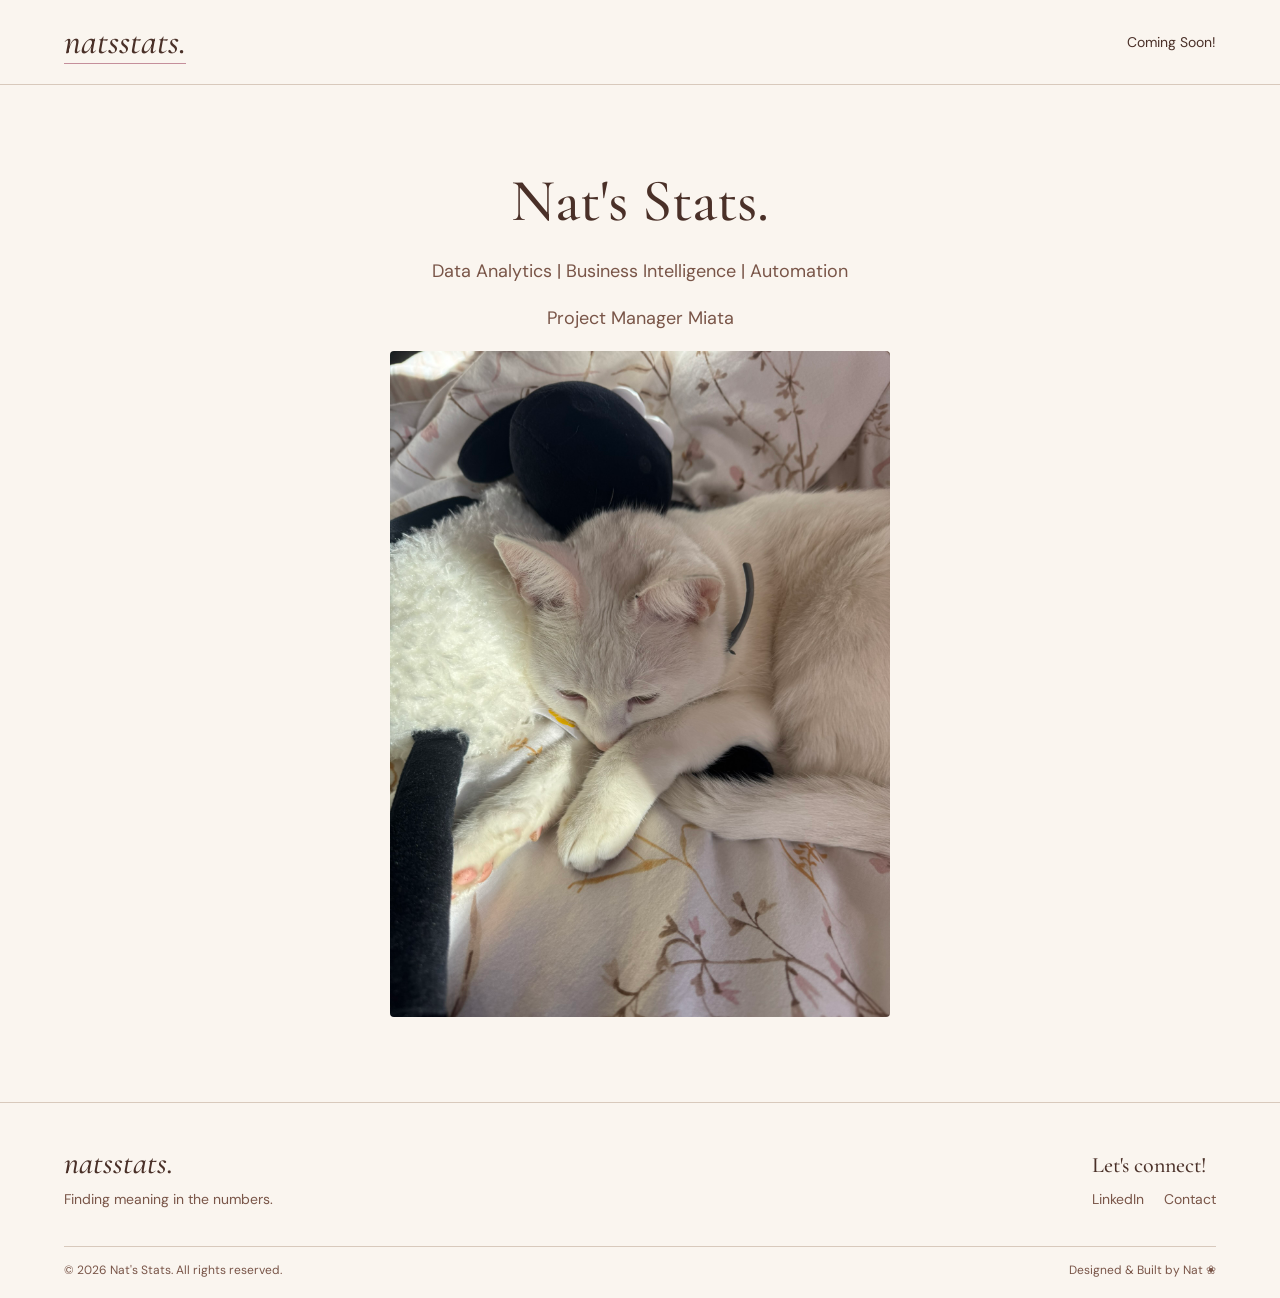
<file: index.html>
<!DOCTYPE html>
<html lang="en">

<head>
    <meta charset="UTF-8">
    <meta name="viewport" content="width=device-width, initial-scale=1.0">

    <title>Nat's Stats | Welcome!</title>

    <link rel="stylesheet" href="style.css">
</head>

<body>

    <header class="site-header">
        <div class="container header-inner">
            <a href="index.html" class="logo">natsstats.</a>

            <nav class="navbar">
                <a>Coming Soon!</a>
            </nav>
        </div>
    </header>

    <main>
        <section class="hero">
            <div class="container">
                <h1>Nat's Stats.</h1>
                <p>Data Analytics | Business Intelligence | Automation</p>
                <p>Project Manager Miata</p>
                <img src="Pictures/miatashaun.JPEG"
                     alt="Project Manager Miata"
                     class="hero-image">

            </div>
        </section>

    </main>

    <div id="footer"></div>
    <script src="script.js"></script>
</body>

</html>
</file>
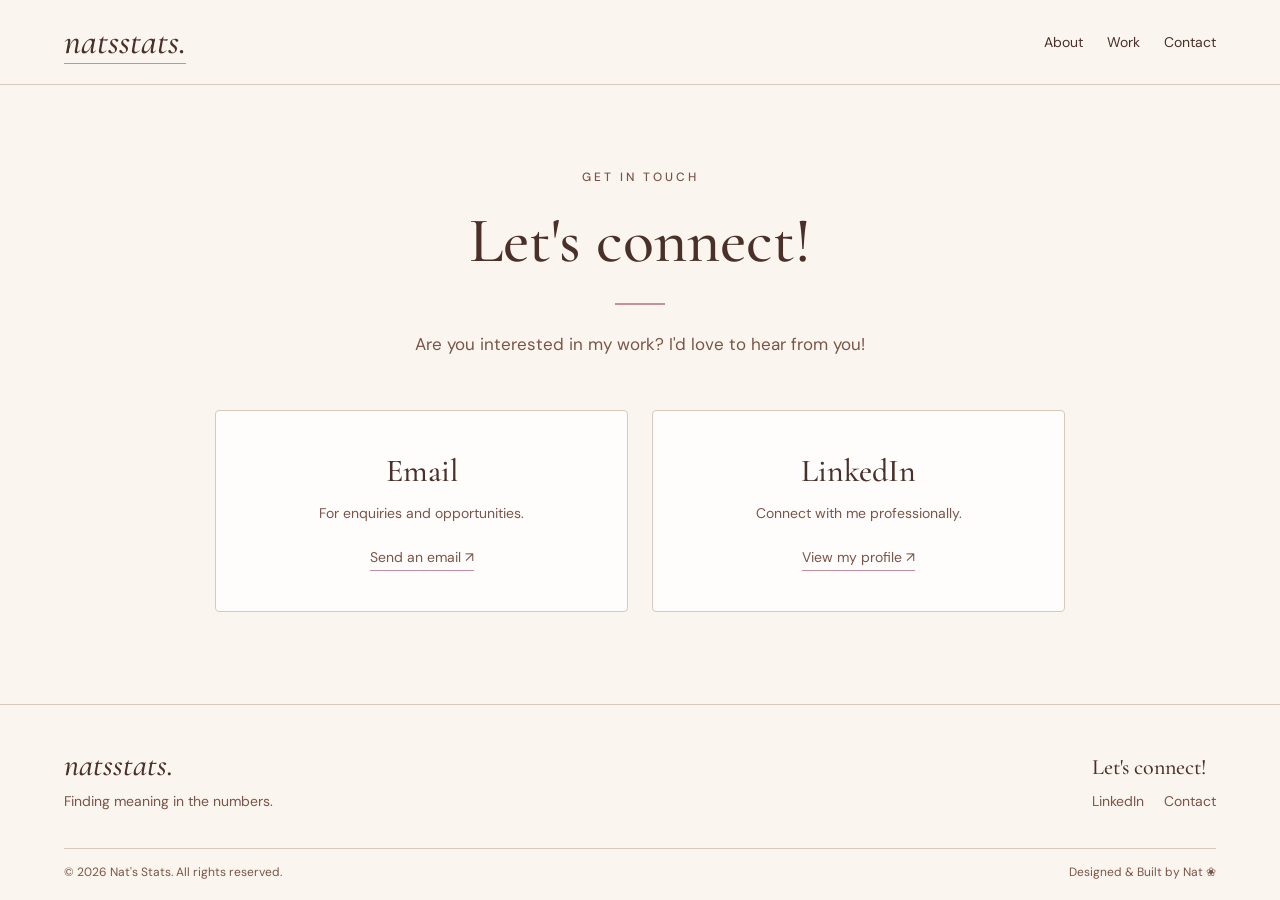
<file: contact.html>
<!DOCTYPE html>
<html lang="en">

<head>
    <meta charset="UTF-8">
    <meta name="viewport" content="width=device-width, initial-scale=1.0">

    <title>Nat's Stats | Contact</title>

    <link rel="stylesheet" href="style.css">
</head>

<body>

    <div id="header"></div>

    <main>

        <section class="contact-section">
            <div class="container">

                <div class="contact-intro">

                    <span class="section-label">
                        Get in touch
                    </span>

                    <h1>Let's connect!</h1>

                    <div class="section-divider"></div>

                    <p>
                        Are you interested in my work?
                        I'd love to hear from you!
                    </p>

                </div>

                <div class="contact-grid">

                    <a href="mailto:natalia.michalik8@gmail.com"
                       class="contact-card">

                        <h2>Email</h2>

                        <p>For enquiries and opportunities.</p>

                        <span class="contact-link">
                            Send an email ↗
                        </span>

                    </a>

                    <a href="https://www.linkedin.com/in/nataliamichalik/"
                       class="contact-card"
                       target="_blank"
                       rel="noopener noreferrer">

                        <h2>LinkedIn</h2>

                        <p>Connect with me professionally.</p>

                        <span class="contact-link">
                            View my profile ↗
                        </span>

                    </a>

                </div>

            </div>
            
        </section>

    </main>

    <div id="footer"></div>

    <script src="/script.js"></script>

</body>

</html>
</file>
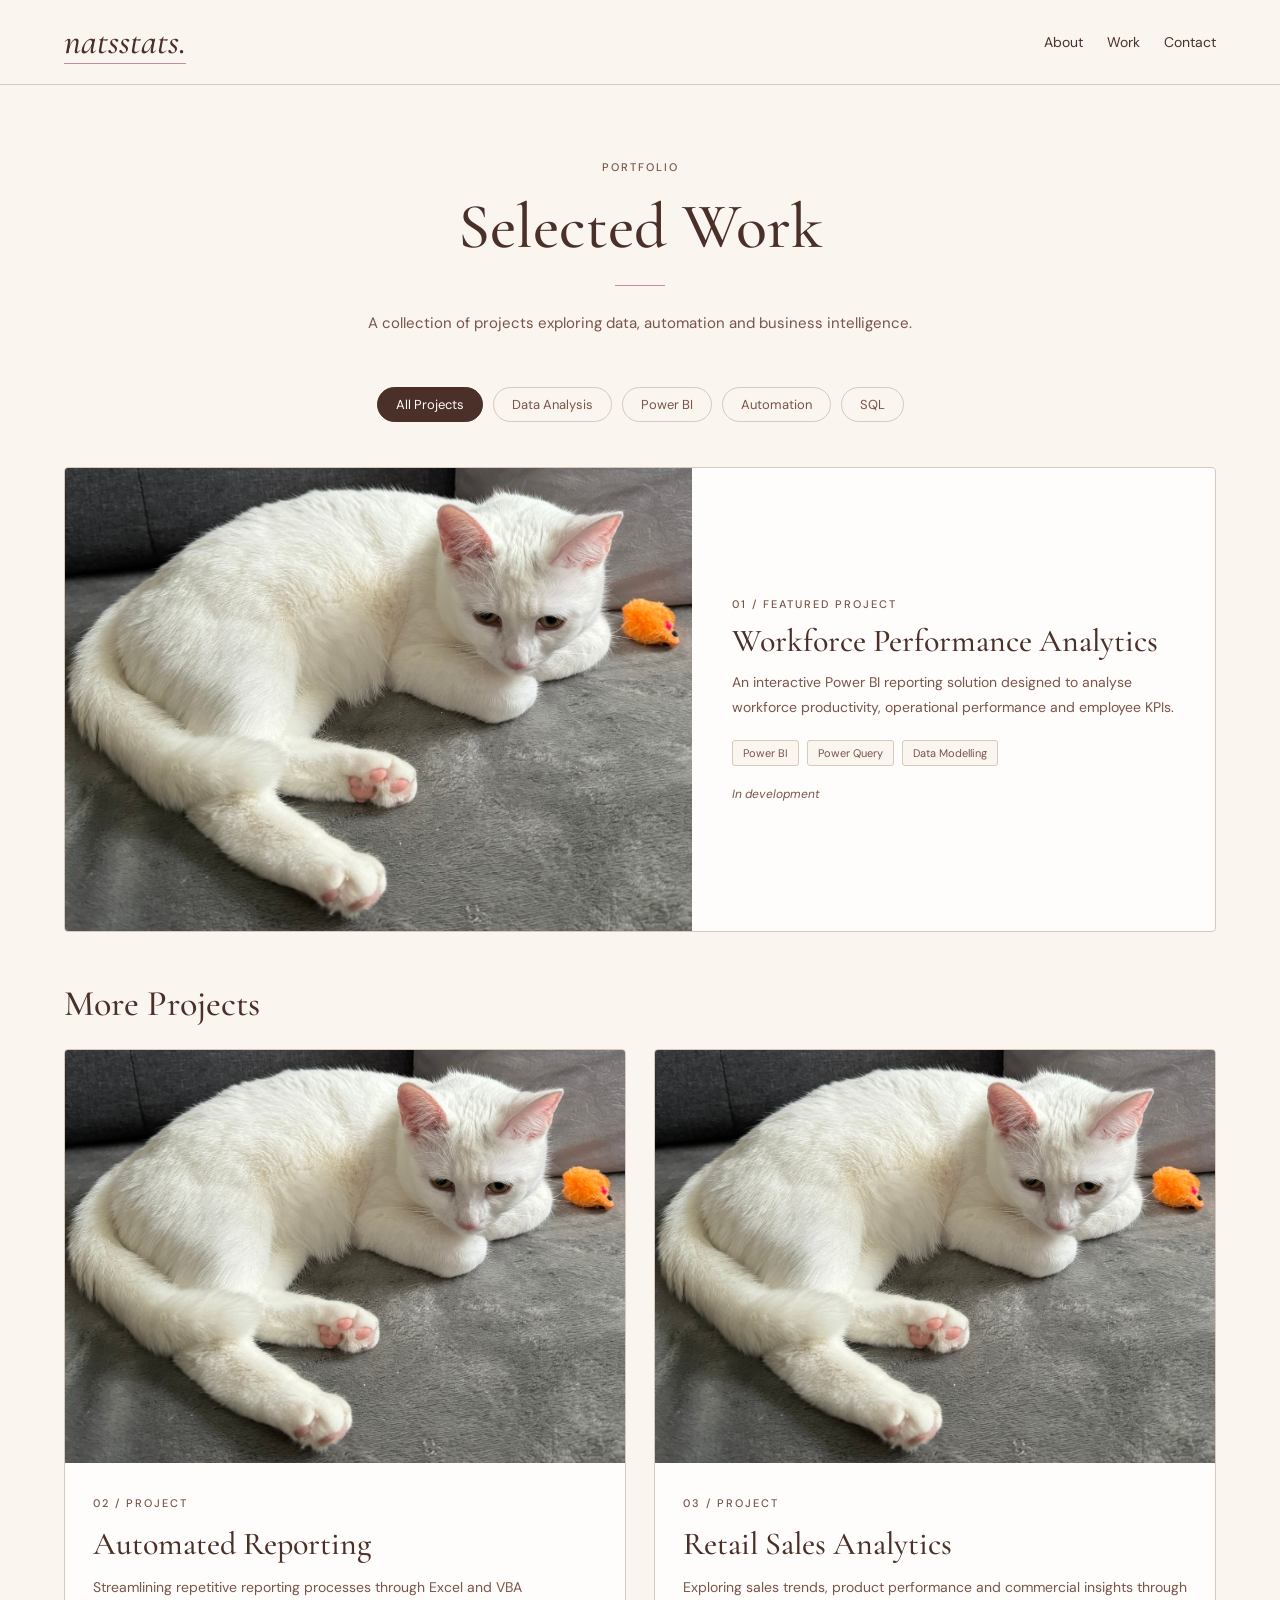
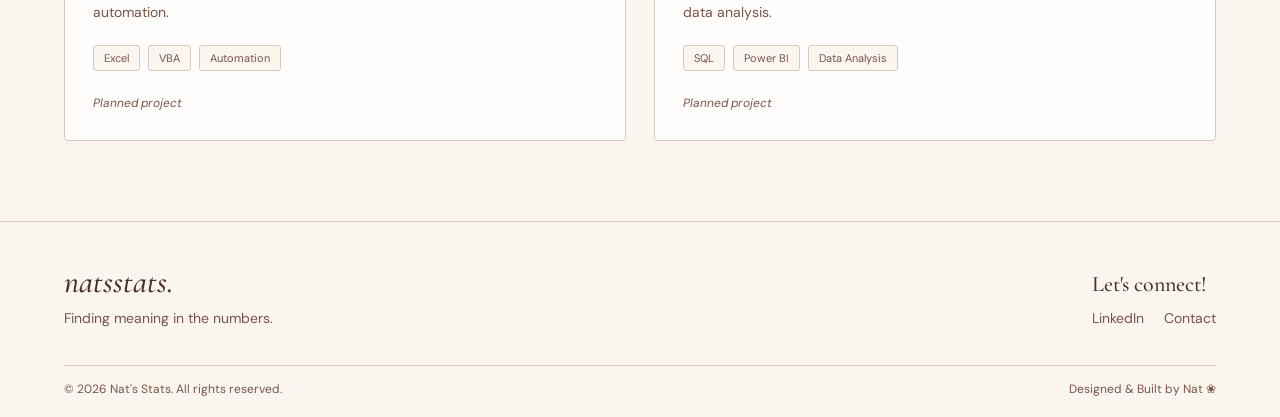
<file: projects.html>
<!DOCTYPE html>
<html lang="en">

<head>
    <meta charset="UTF-8">
    <meta name="viewport" content="width=device-width, initial-scale=1.0">

    <title>Nat's Stats | Selected Work</title>

    <link rel="stylesheet" href="/style.css">
</head>

<body>

    <!-- Header -->
    <div id="header"></div>

    <main>

        <section class="page-intro">
            <div class="container">

                <span class="eyebrow">Portfolio</span>

                <h1>Selected Work</h1>

                <div class="decorative-line"></div>

                <p>
                    A collection of projects exploring data,
                    automation and business intelligence.
                </p>

            </div>
        </section>

        <section class="filter-section">
            <div class="container">

                <div class="project-filters">

                    <button type="button" class="filter-btn active"
                            data-filter="all" aria-pressed="true">
                        All Projects
                    </button>

                    <button type="button" class="filter-btn"
                            data-filter="data-analysis" aria-pressed="false">
                        Data Analysis
                    </button>

                    <button type="button" class="filter-btn"
                            data-filter="power-bi" aria-pressed="false">
                        Power BI
                    </button>

                    <button type="button" class="filter-btn"
                            data-filter="automation" aria-pressed="false">
                        Automation
                    </button>

                    <button type="button" class="filter-btn"
                            data-filter="sql" aria-pressed="false">
                        SQL
                    </button>

                </div>

            </div>
        </section>

        <section class="featured-section">
            <div class="container">

                <article class="featured-project"
                    data-category="power-bi data-analysis">

                    <div class="project-image">
                        <img src="Pictures/inprogress.JPEG"
                             alt="Project in progress">
                    </div>

                    <div class="project-content">

                        <span class="eyebrow">
                            01 / Featured Project
                        </span>

                        <h2>Workforce Performance Analytics</h2>

                        <p>
                            An interactive Power BI reporting solution
                            designed to analyse workforce productivity,
                            operational performance and employee KPIs.
                        </p>

                        <div class="project-tags">
                            <span>Power BI</span>
                            <span>Power Query</span>
                            <span>Data Modelling</span>
                        </div>

                        <span class="project-status">
                            In development
                        </span>

                    </div>

                </article>

            </div>
        </section>

        <section class="projects-section">
            <div class="container">

                <h2 class="section-heading">More Projects</h2>

                <div class="projects-grid">

                    <article class="project-card"
                        data-category="automation">

                        <div class="project-image">
                            <img src="Pictures/inprogress.JPEG"
                                 alt="Project in progress">
                        </div>

                        <div class="project-content">

                            <span class="eyebrow">02 / Project</span>

                            <h2>Automated Reporting</h2>

                            <p>
                                Streamlining repetitive reporting
                                processes through Excel and VBA
                                automation.
                            </p>

                            <div class="project-tags">
                                <span>Excel</span>
                                <span>VBA</span>
                                <span>Automation</span>
                            </div>

                            <span class="project-status">
                                Planned project
                            </span>

                        </div>

                    </article>

                    <article class="project-card"
                        data-category="sql power-bi data-analysis">

                        <div class="project-image">
                        <img src="Pictures/inprogress.JPEG"
                             alt="Project in progress">
                        </div>

                        <div class="project-content">

                            <span class="eyebrow">03 / Project</span>

                            <h2>Retail Sales Analytics</h2>

                            <p>
                                Exploring sales trends, product
                                performance and commercial insights
                                through data analysis.
                            </p>

                            <div class="project-tags">
                                <span>SQL</span>
                                <span>Power BI</span>
                                <span>Data Analysis</span>
                            </div>

                            <span class="project-status">
                                Planned project
                            </span>

                        </div>

                    </article>

                </div>

            </div>
        </section>

    </main>

    <div id="footer"></div>
    <script src="/script.js"></script>

</body>

</html>
</file>
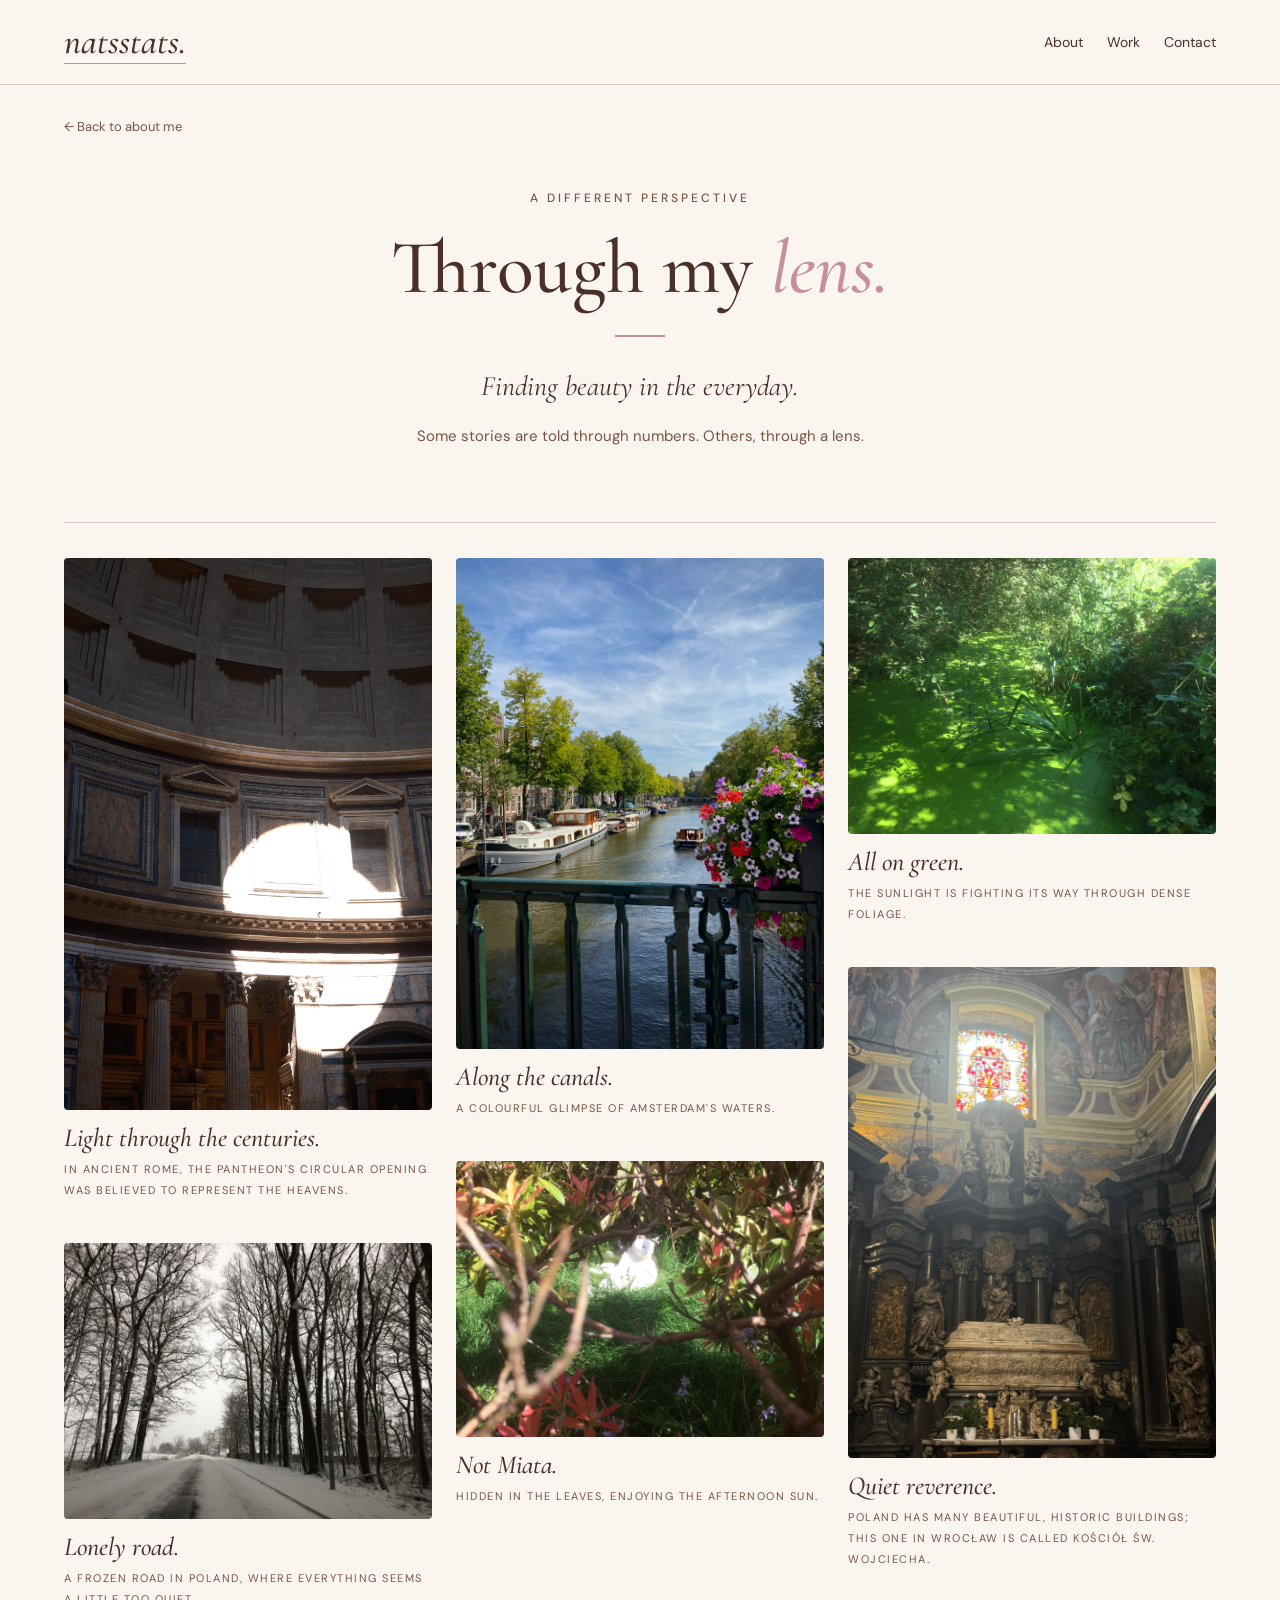
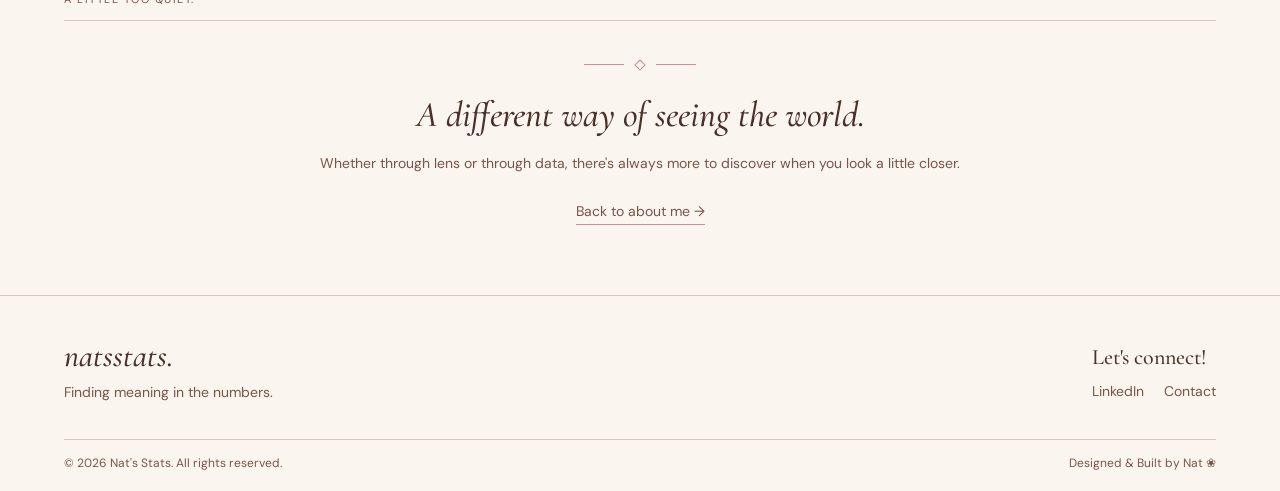
<file: through-my-lens.html>
<!DOCTYPE html>
<html lang="en">

<head>
    <meta charset="UTF-8">
    <meta name="viewport" content="width=device-width, initial-scale=1.0">

    <title>Nat's Stats | Through My Lens</title>

    <link rel="stylesheet" href="style.css">
</head>

<body>

    <div id="header"></div>

    <main class="gallery-page container">

        <a href="about.html" class="gallery-back">
            ← Back to about me
        </a>

        <section class="gallery-intro">

            <span class="section-label">
                A different perspective
            </span>

            <h1>Through my <em>lens.</em></h1>

            <div class="section-divider"></div>

            <p class="gallery-lead">
                Finding beauty in the everyday.
            </p>

            <p>
                Some stories are told through numbers. Others, through a lens.
            </p>

        </section>

        <section class="gallery-grid" aria-label="Photography gallery">

            <figure class="gallery-item">

                <img src="Pictures/Gallery/photo1.jpg"
                     alt="Description of photograph"
                     loading="lazy">

                <figcaption>
                    <h2>Light through the centuries.</h2>
                    <span>In ancient Rome, the Pantheon's circular opening was believed to represent the heavens.</span>
                </figcaption>

            </figure>


            <figure class="gallery-item">

                <img src="Pictures/Gallery/photo2.JPG"
                     alt="Description of photograph"
                     loading="lazy">

                <figcaption>
                    <h2>Lonely road.</h2>
                    <span>A frozen road in Poland, where everything seems a little too quiet.</span>
                </figcaption>

            </figure>


            <figure class="gallery-item">

                <img src="Pictures/Gallery/photo3.JPEG"
                     alt="Description of photograph"
                     loading="lazy">

                <figcaption>
                    <h2>Along the canals.</h2>
                    <span>A colourful glimpse of Amsterdam's waters.</span>
                </figcaption>

            </figure>


            <figure class="gallery-item">

                <img src="Pictures/Gallery/photo4.JPG"
                     alt="Description of photograph"
                     loading="lazy">

                <figcaption>
                    <h2>Not Miata.</h2>
                    <span>Hidden in the leaves, enjoying the afternoon sun.</span>
                </figcaption>

            </figure>


            <figure class="gallery-item">

                <img src="Pictures/Gallery/photo5.JPG"
                     alt="Description of photograph"
                     loading="lazy">

                <figcaption>
                    <h2>All on green.</h2>
                    <span>The sunlight is fighting its way through dense foliage.</span>
                </figcaption>

            </figure>


            <figure class="gallery-item">

                <img src="Pictures/Gallery/photo6.JPEG"
                     alt="Description of photograph"
                     loading="lazy">

                <figcaption>
                    <h2>Quiet reverence.</h2>
                    <span>Poland has many beautiful, historic buildings; 
                        This one in Wrocław is called Kościół św. Wojciecha.
                    </span>
                </figcaption>

            </figure>

        </section>

        <section class="gallery-ending">

            <div class="decorative-divider" aria-hidden="true">
                <span></span>
            </div>

            <h2>A different way of seeing the world.</h2>

            <p>
                Whether through lens or through data, there's always more to discover when you look a little closer.
            </p>

            <a href="about.html" class="about-link">
                Back to about me →
            </a>

        </section>

    </main>

    <div id="footer"></div>

    <script src="script.js"></script>

</body>

</html>
</file>
<file: style.css>
/*
Custom Properties
*/
@import url('https://fonts.googleapis.com/css2?family=Cormorant+Garamond:ital,wght@0,400;0,500;0,600;0,700;1,400;1,500;1,600&family=DM+Sans:wght@400;500;600;700&display=swap');

:root {
    --dark-brown: #4A3028;
    --brown: #795548;
    --oat: #D8C9BC;
    --pink: #C58F9B;
    --light-pink: #EBD0D5;
    --cream: #FAF5EF;
    --white: #FFFDFC;
    --sand: #EDE5D8;
    --mauve: #A8757D;

    --font-heading: 'Cormorant Garamond', serif;
    --font-body: 'DM Sans', sans-serif;

    --max-width: 1200px;
}

* {
    box-sizing: border-box;
}

body {
    margin: 0;
    background-color: var(--cream);
    color: var(--brown);
    font-family: var(--font-body);

    min-height: 100vh;
    display: flex;
    flex-direction: column;
}

main {
    flex: 1;
}

h1, h2, h3, h4 {
    font-family: var(--font-heading);
    color: var(--dark-brown);
    font-weight: 500;
}

a {
    color: inherit;
    text-decoration: none;
}

.container {
    max-width: var(--max-width);
    margin: 0 auto;
    padding: 0 24px;
}

/*
Header
*/

.site-header {
    border-bottom: 1px solid var(--oat);
}

.header-inner {
    display: flex;
    justify-content: space-between;
    align-items: center;
    padding-top: 20px;
    padding-bottom: 20px;
}

/*
logo
*/
.logo {
    font-family: var(--font-heading);
    font-size: 36px;
    font-weight: 500;
    font-style: italic;
    color: var(--dark-brown);

    border-bottom: 1px solid var(--pink);
}

/*
Navigation
*/

.navbar {
    display: flex;
    align-items: center;
    gap: 24px;
}

.navbar a {
    font-family: var(--font-body);
    font-size: 14px;
    color: var(--dark-brown);
    transition: color 0.2s ease;
}

.navbar a:hover {
    color: var(--brown);
    text-decoration: underline;
    text-decoration-color: var(--pink);
    text-underline-offset: 5px;
}

/*
Footer
*/

.site-footer {
    background-color: var(--cream);
    border-top: 1px solid var(--oat);
    padding: 40px 0 20px;
}

.footer-inner {
    display: flex;
    justify-content: space-between;
    align-items: center;
    gap: 30px;
    padding-bottom: 30px;
}

/*
Footer Branding
*/

.footer-logo {
    font-family: var(--font-heading);
    font-size: 32px;
    font-weight: 500;
    font-style: italic;
    color: var(--dark-brown);
}

.footer-brand p {
    font-size: 14px;
    margin: 8px 0;
}

/*
Footer Social Links
*/

.footer-socials h3 {
    font-size: 22px;
    margin: 0 0 12px;
}

.social-links {
    display: flex;
    gap: 20px;
}

.social-links a {
    font-size: 14px;
    color: var(--brown);
    transition: color 0.2s ease;
}

.social-links a:hover {
    color: var(--dark-brown);
    text-decoration: underline;
    text-decoration-color: var(--pink);
    text-underline-offset: 5px;
}

/*
Footer Bottom
*/

.footer-bottom {
    display: flex;
    justify-content: space-between;
    align-items: center;
    border-top: 1px solid var(--oat);
    padding-top: 15px;
    font-size: 12px;
}

.footer-bottom p {
    margin: 0;
}

/*
Hero
*/

.hero {
    text-align: center;
    padding: 80px 0;
}

.hero h1 {
    font-size: 60px;
    margin: 0 0 20px;
}

.hero p {
    font-size: 18px;
    line-height: 1.6;
}

.hero-image {
    width: 500px;
    max-width: 100%;
    height: auto;
    border-radius: 4px;
}



/*
Contact Page
*/

.contact-section {
    padding: 80px 0;
}

.contact-intro {
    max-width: 650px;
    margin: 0 auto 50px;
    text-align: center;
}

.section-label {
    font-family: var(--font-body);
    font-size: 12px;
    font-weight: 500;
    text-transform: uppercase;
    letter-spacing: 3px;
    color: var(--brown);
}

.contact-intro h1 {
    font-size: 64px;
    margin: 16px 0;
}

.section-divider {
    width: 50px;
    height: 2px;
    background-color: var(--pink);
    margin: 24px auto;
}

.contact-intro p {
    font-size: 17px;
    line-height: 1.8;
}


/*
Contact Cards
*/

.contact-grid {
    display: grid;
    grid-template-columns: repeat(2, 1fr);
    gap: 24px;
    max-width: 850px;
    margin: 0 auto;
}

.contact-card {
    display: flex;
    flex-direction: column;
    align-items: center;
    text-align: center;

    background-color: var(--white);
    border: 1px solid var(--oat);
    border-radius: 4px;

    padding: 40px 24px;

    transition: transform 0.25s ease,
                border-color 0.25s ease,
                box-shadow 0.25s ease;
}

.contact-card:hover {
    transform: translateY(-4px);
    border-color: var(--pink);
    box-shadow: 0 8px 24px rgba(74, 48, 40, 0.06);
}

.contact-card h2 {
    font-size: 32px;
    margin: 0 0 12px;
}

.contact-card p {
    font-size: 14px;
    line-height: 1.6;
    margin: 0 0 24px;
}

.contact-link {
    font-size: 14px;
    margin-top: auto;
    padding-bottom: 4px;
    border-bottom: 1px solid var(--pink);
}

.contact-card:focus-visible {
    outline: 2px solid var(--brown);
    outline-offset: 4px;
}


/*
About Me
*/

.about-hero {
    display: grid;
    grid-template-columns: 1.3fr 1fr;
    align-items: center;
    gap: 60px;

    padding-top: 80px;
    padding-bottom: 70px;
}

.about-hero-content {
    max-width: 600px;
}

.about-hero-content h1 {
    font-size: 76px;
    line-height: 1;
    margin: 24px 0;
}

.about-hero-content h1 em {
    color: var(--pink);
    font-style: italic;
}

.about-hero-content .section-divider {
    margin: 30px 0 20px;
}

.about-hero-content p {
    font-size: 15px;
    line-height: 1.7;
    margin: 0 0 16px;
}

.about-hero-content .about-lead {
    font-size: 18px;
    line-height: 1.7;
}

.about-link {
    display: inline-block;

    font-size: 14px;
    padding-bottom: 4px;
    border-bottom: 1px solid var(--pink);

    transition: color 0.2s ease;
}

.about-link:hover {
    color: var(--dark-brown);
}

.journey-section {
    border-top: 1px solid var(--oat);

    padding-top: 40px;
    padding-bottom: 70px;
}

.about-portrait {
    width: 100%;
    max-width: 400px;
    margin: 0 auto;
}

.portrait-frame {
    background-color: var(--light-pink);
    padding: 12px;
    border-radius: 6px;
}

.portrait-frame img {
    display: block;
    width: 100%;
    aspect-ratio: 3 / 4;

    object-fit: cover;
    object-position: center;

    background-color: var(--white);
}

.about-portrait figcaption {
    font-size: 13px;
    font-style: italic;
    text-align: center;

    margin-top: 16px;
}

.journey-heading {
    margin-bottom: 30px;
}

.journey-heading h2 {
    font-size: 44px;
    margin: 12px 0 0;
}

.journey-layout {
    display: grid;
    grid-template-columns: 1fr 2.5fr;
    align-items: center;
    gap: 40px;
}

.journey-illustration {
    display: flex;
    justify-content: center;
    align-items: center;
}

.journey-illustration img {
    display: block;
    width: 100%;
    max-width: 280px;
    height: auto;
}

.journey-timeline {
    display: flex;
    flex-direction: column;
    gap: 20px;
}

.journey-item {
    border-left: 3px solid var(--pink);
    padding-left: 20px;
}

.journey-date {
    display: block;
    font-size: 12px;
    text-transform: uppercase;
    letter-spacing: 1px;
    color: var(--mauve);
    margin-bottom: 8px;
}

.journey-item h3 {
    font-family: var(--font-body);
    font-size: 20px;
    font-weight: 600;
    margin: 0 0 6px;
}

.journey-subtitle {
    display: block;
    font-size: 13px;
    margin-bottom: 6px;
}

.journey-item p {
    font-size: 15px;
    line-height: 1.7;
    margin: 0;
}

.about-section {
    border-top: 1px solid var(--oat);
    padding-top: 40px;
    padding-bottom: 70px;
}

.about-section-heading {
    margin-bottom: 30px;
}

.about-section-heading h2 {
    font-size: 44px;
    margin: 12px 0 0;
}

.about-section-heading h2 em {
    font-style: italic;
}

.about-section-heading p {
    font-size: 15px;
    line-height: 1.7;
    max-width: 650px;
    margin: 16px 0 0;
}

.toolkit-grid {
    display: grid;
    grid-template-columns: repeat(2, 1fr);
    gap: 24px;
}

.toolkit-card {
    display: flex;
    flex-direction: column;

    background-color: var(--sand);
    border: 1px solid var(--oat);
    border-radius: 4px;

    padding: 28px;

    transition: transform 0.25s ease,
                box-shadow 0.25s ease;
}

.toolkit-card:nth-child(2),
.toolkit-card:nth-child(3) {
    background-color: var(--light-pink);
}

.toolkit-card:hover {
    transform: translateY(-4px);
    box-shadow: 0 8px 24px rgba(74, 48, 40, 0.06);
}

.toolkit-card-top {
    display: flex;
    justify-content: space-between;
    align-items: center;

    margin-bottom: 18px;
}

.toolkit-icon {
    width: 28px;
    height: 28px;

    fill: none;
    stroke: var(--mauve);
    stroke-width: 1.5;
    stroke-linecap: round;
    stroke-linejoin: round;
}

.toolkit-number {
    font-family: var(--font-heading);
    font-size: 24px;
    font-style: italic;
    color: var(--brown);
}

.toolkit-card h3 {
    font-size: 30px;
    margin: 0 0 12px;
}

.toolkit-card p {
    font-size: 14px;
    line-height: 1.7;
    margin: 0 0 20px;
}

.toolkit-skills {
    border-top: 1px solid var(--oat);
    padding-top: 16px;
    margin-top: auto;

    font-size: 13px;
    line-height: 1.6;
}

.thinking-layout {
    display: grid;
    grid-template-columns: 1fr 1.5fr;
    align-items: center;
    gap: 60px;
}

.thinking-intro blockquote {
    font-family: var(--font-heading);
    font-size: 44px;
    font-weight: 500;
    font-style: italic;
    line-height: 1.15;

    color: var(--mauve);
    margin: 0;
}

.thinking-intro .section-divider {
    margin: 24px 0;
}

.thinking-intro p {
    font-size: 15px;
    line-height: 1.7;
    margin: 0;
}

.thinking-step {
    display: flex;
    align-items: center;
    gap: 24px;

    border-bottom: 1px solid var(--oat);
    padding: 20px 0;
}

.thinking-step:first-child {
    padding-top: 0;
}

.thinking-step:last-child {
    border-bottom: none;
    padding-bottom: 0;
}

.thinking-number {
    font-family: var(--font-heading);
    font-size: 38px;
    font-style: italic;
    color: var(--mauve);

    flex-shrink: 0;
    min-width: 40px;
}

.thinking-step h3 {
    font-family: var(--font-body);
    font-size: 18px;
    font-weight: 600;
    margin: 0 0 6px;
}

.thinking-step p {
    font-size: 14px;
    line-height: 1.7;
    margin: 0;
}

.personal-layout {
    display: grid;
    grid-template-columns: 2.5fr 1fr;
    align-items: center;
    gap: 60px;
}

.personal-content {
    max-width: 650px;
}

.personal-content .about-section-heading {
    margin-bottom: 24px;
}

.personal-content p {
    font-size: 15px;
    line-height: 1.8;
    margin: 0 0 16px;
}

.personal-illustration {
    display: flex;
    justify-content: center;
    align-items: center;
}

.personal-illustration img {
    display: block;
    width: 100%;
    max-width: 240px;
    height: auto;
}


/*
Decorative Divider
*/

.decorative-divider {
    display: flex;
    align-items: center;
    justify-content: center;
    gap: 12px;

    margin-top: 60px;
}

.decorative-divider::before,
.decorative-divider::after {
    content: "";
    width: 40px;
    height: 1px;
    background-color: var(--pink);
}

.decorative-divider span {
    width: 8px;
    height: 8px;
    border: 1px solid var(--pink);
    transform: rotate(45deg);
}


/*
Gallery - Through My Lens
*/

.gallery-page {
    width: 100%;
    padding-top: 30px;
    padding-bottom: 70px;
}

.gallery-back {
    display: inline-block;
    font-size: 13px;
    color: var(--brown);
}

.gallery-back:hover {
    text-decoration: underline;
    text-decoration-color: var(--pink);
    text-underline-offset: 5px;
}


/*
Gallery Introduction
*/

.gallery-intro {
    max-width: 650px;
    margin: 0 auto;
    padding: 50px 0 60px;
    text-align: center;
}

.gallery-intro h1 {
    font-size: 76px;
    line-height: 1.1;
    margin: 20px 0;
}

.gallery-intro h1 em {
    color: var(--pink);
}

.gallery-intro p {
    font-size: 15px;
    line-height: 1.8;
    margin: 12px 0;
}

.gallery-intro .gallery-lead {
    font-family: var(--font-heading);
    font-size: 28px;
    font-style: italic;
    color: var(--dark-brown);
}


/*
Gallery
*/

.gallery-grid {
    column-count: 3;
    column-gap: 24px;

    border-top: 1px solid var(--oat);
    padding-top: 35px;
}

.gallery-item {
    break-inside: avoid;
    margin: 0 0 32px;
}

.gallery-item img {
    display: block;
    width: 100%;
    height: auto;

    border-radius: 4px;
}

.gallery-item figcaption {
    padding: 12px 0;
}

.gallery-item h2 {
    font-size: 26px;
    font-style: italic;
    margin: 0 0 4px;
}

.gallery-item figcaption span {
    font-size: 11px;
    text-transform: uppercase;
    letter-spacing: 1.5px;
    color: var(--brown);
}

.gallery-ending {
    text-align: center;
    border-top: 1px solid var(--oat);
    padding-top: 40px;
}

.gallery-ending .decorative-divider {
    margin-top: 0;
    margin-bottom: 24px;
}

.gallery-ending h2 {
    font-size: 36px;
    font-style: italic;
    margin: 0 0 16px;
}

.gallery-ending p {
    font-size: 14px;
    line-height: 1.7;
    margin-bottom: 24px;
}

.pink-emphasis {
    color: var(--pink);
    font-style: italic;
}

/*
Portfolio
*/

.page-intro {
    padding: 70px 0 50px;
    text-align: center;
}

.eyebrow {
    font-family: var(--font-body);
    font-size: 11px;
    font-weight: 500;
    letter-spacing: 2px;
    text-transform: uppercase;
    color: var(--brown);
}

.page-intro h1 {
    font-size: 64px;
    font-weight: 500;
    margin: 12px 0 20px;
}

.decorative-line {
    width: 50px;
    height: 1px;
    background-color: var(--pink);
    margin: 0 auto 24px;
}

.page-intro p {
    max-width: 600px;
    margin: 0 auto;
    font-size: 15px;
    line-height: 1.8;
}

.featured-section {
    padding: 10px 0 50px;
}

.featured-project {
    display: grid;
    grid-template-columns: 1.2fr 1fr;

    background-color: var(--white);
    border: 1px solid var(--oat);
    border-radius: 4px;
    overflow: hidden;
}

.featured-project .project-image {
    min-height: 320px;
}

.featured-project .project-content {
    padding: 40px;
    display: flex;
    flex-direction: column;
    justify-content: center;
}

.featured-project h2 {
    font-size: 38px;
    line-height: 1.1;
    margin: 16px 0;
}

.projects-section {
    padding: 0 0 80px;
}

.section-heading {
    font-size: 36px;
    margin: 0 0 24px;
}

.projects-grid {
    display: grid;
    grid-template-columns: repeat(2, 1fr);
    gap: 28px;
}

.project-card {
    background-color: var(--white);
    border: 1px solid var(--oat);
    border-radius: 4px;
    overflow: hidden;

    transition: transform 0.3s ease,
                box-shadow 0.3s ease;
}

.project-card:hover {
    transform: translateY(-4px);
    box-shadow: 0 8px 24px rgba(74, 48, 40, 0.07);
}

.project-image {
    background-color: var(--light-pink);
    min-height: 240px;

    display: flex;
    align-items: center;
    justify-content: center;
}

.project-image span {
    font-size: 13px;
    color: var(--brown);
}

.project-image img {
    width: 100%;
    height: 100%;
    object-fit: cover;
    display: block;
}

.project-content {
    padding: 28px;
}

.project-content h2 {
    font-size: 32px;
    margin: 12px 0;
}

.project-content p {
    font-size: 14px;
    line-height: 1.8;
    margin: 0 0 20px;
}

.project-tags {
    display: flex;
    flex-wrap: wrap;
    gap: 8px;
    margin-bottom: 20px;
}

.project-tags span {
    background-color: var(--cream);
    border: 1px solid var(--oat);
    padding: 5px 10px;
    border-radius: 3px;
    font-size: 11px;
}

.project-status {
    font-size: 12px;
    font-style: italic;
    color: var(--brown);
}

.filter-section {
    padding: 0 0 35px;
}

.project-filters {
    display: flex;
    justify-content: center;
    flex-wrap: wrap;
    gap: 10px;
}

.filter-btn {
    background-color: transparent;
    color: var(--brown);

    border: 1px solid var(--oat);
    border-radius: 30px;

    padding: 8px 18px;

    font-family: var(--font-body);
    font-size: 13px;

    cursor: pointer;

    transition: background-color 0.2s ease,
                color 0.2s ease,
                border-color 0.2s ease;
}

.filter-btn:hover {
    background-color: var(--light-pink);
    border-color: var(--pink);
}

.filter-btn.active {
    background-color: var(--dark-brown);
    color: var(--white);
    border-color: var(--dark-brown);
}

[hidden] {
    display: none !important;
}

/*
Homepage - Hero
*/

.home-hero {
    padding: 80px 0 90px;
}

.home-hero-inner {
    display: grid;
    grid-template-columns: 2fr 1fr;
    align-items: center;
    gap: 30px;
}

.home-hero-content .eyebrow {
    font-size: 13px;
    letter-spacing: 3px;
}

.home-hero h1 {
    font-size: clamp(48px, 6vw, 90px);
    font-weight: 500;
    line-height: 1.05;
    margin: 25px 0;
}

.home-hero h1 em {
    display: block;
    color: var(--mauve);
    font-weight: 400;
    font-style: italic;
}

.home-hero-content p {
    font-size: 18px;
    line-height: 1.8;
    margin: 0 0 35px;
}

.home-hero-art {
    display: flex;
    align-items: center;
    justify-content: center;
}

.home-hero-art img {
    display: block;
    width: 100%;
    max-width: 350px;
    height: auto;
}


/*
Homepage - Buttons
*/

.home-buttons {
    display: flex;
    align-items: center;
    flex-wrap: wrap;
    gap: 28px;
}

.btn {
    display: inline-block;
    padding: 16px 28px;
    border-radius: 3px;
    font-family: var(--font-body);
    font-size: 15px;
    font-weight: 500;

    transition: background-color 0.2s ease;
}

.btn-primary {
    background-color: var(--dark-brown);
    color: var(--white);
}

.btn-primary:hover {
    background-color: var(--brown);
}

.home-about-link {
    font-size: 15px;
    color: var(--dark-brown);
}

.home-about-link:hover {
    text-decoration: underline;
    text-decoration-color: var(--pink);
    text-underline-offset: 5px;
}


/*
Homepage - Experience Statistics
*/

.stats-grid {
    display: grid;
    grid-template-columns: repeat(3, 1fr);

    border-top: 1px solid var(--oat);
    border-bottom: 1px solid var(--oat);

    padding: 25px 0;
}

.stat-item {
    display: flex;
    flex-direction: column;
    align-items: center;
    text-align: center;
    gap: 6px;
}

.stat-number {
    font-family: var(--font-body);
    font-size: 22px;
    font-weight: 500;
    color: var(--dark-brown);
}

.stat-label {
    font-size: 12px;
    color: var(--brown);
}


/*
Homepage - Selected Works
*/

.home-works {
    padding: 40px 0 60px;
}

.home-works-heading {
    text-align: center;
    margin-bottom: 30px;
}

.home-works-heading .eyebrow {
    letter-spacing: 4px;
    font-size: 12px;
}

.home-works-heading h2 {
    font-size: 54px;
    margin: 8px 0 0;
}

.home-works-grid {
    display: grid;
    grid-template-columns: repeat(2, 1fr);
    gap: 20px;
}

/*
Homepage
*/

.home-project-card {
    background-color: var(--sand);
    border: 1px solid var(--oat);
    border-radius: 4px;
    overflow: hidden;

    transition: transform 0.25s ease,
                box-shadow 0.25s ease;
}

.home-project-card:hover {
    transform: translateY(-4px);
    box-shadow: 0 8px 24px rgba(74, 48, 40, 0.07);
}

.home-project-image {
    aspect-ratio: 3 / 2;
    background-color: var(--oat);
    overflow: hidden;
}

.home-project-card:nth-child(even) .home-project-image {
    background-color: var(--light-pink);
}

.home-project-image img {
    display: block;
    width: 100%;
    height: 100%;
    object-fit: cover;
}

.home-project-content {
    padding: 18px;
}

.home-project-category {
    font-size: 10px;
    letter-spacing: 0.5px;
    text-transform: uppercase;
    color: var(--brown);
}

.home-project-content h3 {
    font-family: var(--font-heading);
    font-size: 24px;
    font-weight: 600;
    margin: 10px 0;
    line-height: 1.2;
}

.home-project-content p {
    font-size: 12px;
    margin: 0 0 8px;
}

.home-project-content a {
    font-size: 12px;
    color: var(--dark-brown);
}

.home-project-content a:hover {
    text-decoration: underline;
    text-decoration-color: var(--pink);
    text-underline-offset: 4px;
}

.home-works {
    padding: 40px 0 35px;
}

.home-works + .decorative-divider {
    margin-top: 0;
    margin-bottom: 35px;
}

/*
Mobile
*/

@media (max-width: 900px) {
    .gallery-grid {
        column-count: 2;
    }
}

@media (max-width: 600px) {
    .header-inner {
        flex-direction: column;
        gap: 16px;
    }

    .navbar {
        gap: 20px;
    }

    .logo {
        font-size: 32px;
    }

    .hero {
        padding: 50px 0;
    }

    .hero h1 {
        font-size: 42px;
    }

    .footer-inner {
        flex-direction: column;
        text-align: center;
        gap: 24px;
    }

    .social-links {
        justify-content: center;
        flex-wrap: wrap;
    }

    .footer-bottom {
        flex-direction: column;
        text-align: center;
        gap: 10px;
    }

    .contact-section {
        padding: 50px 0;
    }

    .contact-intro h1 {
        font-size: 44px;
    }

    .contact-intro p {
        font-size: 15px;
    }

    .contact-grid {
        grid-template-columns: 1fr;
        gap: 16px;
    }

    .contact-card {
        padding: 30px 20px;
    }

    .about-hero {
        grid-template-columns: 1fr;
        gap: 35px;

        padding-top: 50px;
        padding-bottom: 50px;
    }

    .about-hero-content h1 {
        font-size: 56px;
    }

    .about-hero-content .about-lead {
        font-size: 16px;
    }

    .about-portrait {
        max-width: 280px;
    }

    .journey-section {
        padding-top: 30px;
        padding-bottom: 50px;
    }

    .journey-heading h2 {
        font-size: 36px;
    }

    .journey-layout {
        grid-template-columns: 1fr;
        gap: 30px;
    }

    .journey-illustration img {
        max-width: 140px;
    }

    .journey-item {
        padding-left: 16px;
    }

    .journey-item h3 {
        font-size: 18px;
    }

    .journey-item p {
        font-size: 14px;
    }

    .about-section {
        padding-top: 30px;
        padding-bottom: 50px;
    }

    .about-section-heading h2 {
        font-size: 36px;
    }

    .about-section-heading {
        margin-bottom: 24px;
    }

    .toolkit-grid {
        grid-template-columns: 1fr;
        gap: 16px;
    }

    .toolkit-card {
        padding: 24px;
    }

    .toolkit-card h3 {
        font-size: 28px;
    }

    .toolkit-card:nth-child(3) {
        background-color: var(--sand);
    }

    .toolkit-card:nth-child(4) {
        background-color: var(--light-pink);
    }

    .thinking-layout {
        grid-template-columns: 1fr;
        gap: 35px;
    }

    .thinking-intro blockquote {
        font-size: 36px;
    }

    .thinking-step {
        gap: 16px;
    }

    .thinking-number {
        font-size: 32px;
        min-width: 32px;
    }

    .personal-layout {
        grid-template-columns: 1fr;
        gap: 30px;
    }

    .personal-illustration img {
        max-width: 140px;
    }

    .decorative-divider {
        margin-top: 35px;
    }

    .gallery-grid {
        column-count: 1;
    }

    .gallery-intro {
        padding: 35px 0;
    }

    .gallery-intro h1 {
        font-size: 52px;
    }

    .gallery-intro .gallery-lead {
        font-size: 24px;
    }

    .gallery-item {
        margin-bottom: 24px;
    }

    .gallery-ending h2 {
        font-size: 28px;
    }

    .home-hero-art {
        display: none;
    }

    .home-buttons {
        gap: 18px;
    }

    .home-buttons .btn {
        padding: 14px 20px;
    }
}

@media (max-width: 768px) {

    .page-intro {
        padding: 50px 0 35px;
    }

    .page-intro h1 {
        font-size: 46px;
    }

    .featured-project {
        grid-template-columns: 1fr;
    }

    .featured-project .project-image {
        min-height: 240px;
    }

    .featured-project .project-content {
        padding: 24px;
    }

    .featured-project h2 {
        font-size: 32px;
    }

    .projects-grid {
        grid-template-columns: 1fr;
        gap: 24px;
    }

    .project-content {
        padding: 24px;
    }

    .home-hero {
        padding: 50px 0;
    }

    .home-hero-inner {
        grid-template-columns: 1fr;
        gap: 25px;
    }

    .home-hero h1 {
        font-size: clamp(42px, 9vw, 65px);
    }

    .home-hero-content .eyebrow {
        font-size: 11px;
        letter-spacing: 2px;
    }

    .home-hero-content p {
        font-size: 16px;
    }

    .home-hero-art img {
        max-width: 180px;
    }

    .stat-number {
        font-size: 18px;
    }

    .stat-label {
        font-size: 11px;
    }

    .stat-item {
        padding: 0 8px;
    }

    .home-works-heading h2 {
        font-size: 42px;
    }

    .home-works-grid {
        grid-template-columns: 1fr;
    }
}
</file>
